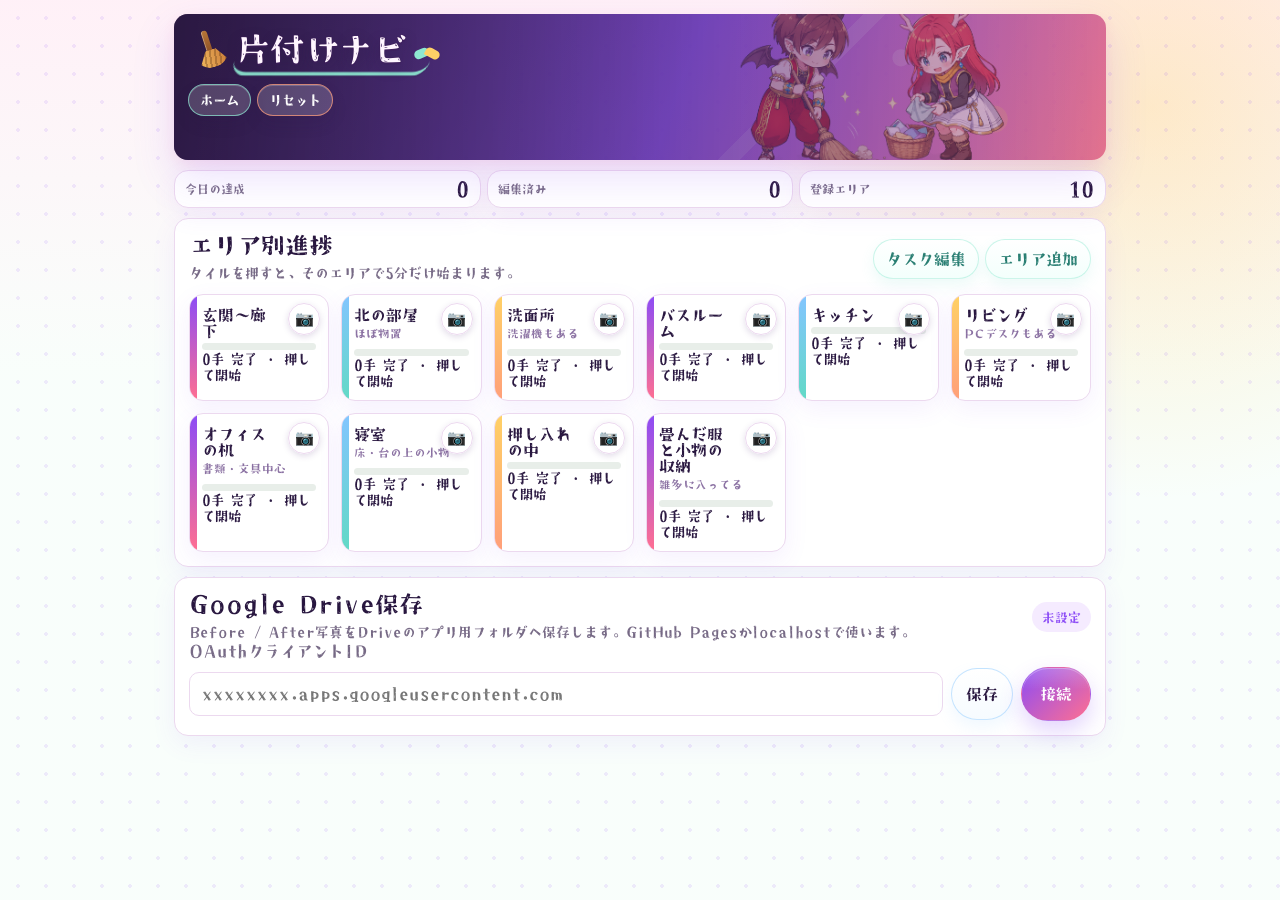
<file: index.html>
<!doctype html>
<html lang="ja">
  <head>
    <meta charset="utf-8">
    <meta name="viewport" content="width=device-width, initial-scale=1, viewport-fit=cover">
    <title>片付けナビ</title>
    <meta name="theme-color" content="#8c4cf6">
    <meta name="mobile-web-app-capable" content="yes">
    <meta name="apple-mobile-web-app-capable" content="yes">
    <meta name="apple-mobile-web-app-title" content="片付けナビ">
    <link rel="manifest" href="manifest.webmanifest?v=kataduke-navi-1">
    <link rel="icon" type="image/png" sizes="32x32" href="assets/icons/favicon-32.png">
    <link rel="apple-touch-icon" href="assets/icons/apple-touch-icon.png">
    <link rel="stylesheet" href="styles.css?v=craftmincho-1">
    <script src="https://accounts.google.com/gsi/client" async defer></script>
  </head>
  <body>
    <div class="app-shell">
      <header class="app-header">
        <div class="header-main">
          <div>
            <h1 class="brand-logo" aria-label="片付けナビ">
              <span class="brand-mark" aria-hidden="true"></span>
              <span class="brand-text">片付けナビ</span>
              <span class="brand-leaf" aria-hidden="true"></span>
            </h1>
            <div class="header-tools">
              <button class="header-action" id="homeButton" type="button">ホーム</button>
              <button class="header-action install-action hidden" id="installButton" type="button">インストール</button>
              <button class="header-action hidden" id="headerResumeButton" type="button">再開</button>
              <button class="header-action" id="resetButton" type="button">リセット</button>
            </div>
          </div>
        </div>
      </header>

      <main>
        <section class="screen active" id="homeScreen" aria-label="ホーム">
          <div class="metrics-row">
            <article>
              <span>今日の達成</span>
              <strong id="todayCount">0</strong>
            </article>
            <article>
              <span>編集済み</span>
              <strong id="holdCount">0</strong>
            </article>
            <article>
              <span>登録エリア</span>
              <strong id="areaCount">0</strong>
            </article>
          </div>

          <section class="panel" aria-labelledby="areaTitle">
            <div class="section-head">
              <div>
                <h2 id="areaTitle">エリア別進捗</h2>
                <p class="panel-note">タイルを押すと、そのエリアで5分だけ始まります。</p>
              </div>
              <div class="section-actions">
                <button class="text-button" id="editTasksButton" type="button">タスク編集</button>
                <button class="text-button" id="headerAddAreaButton" type="button">エリア追加</button>
              </div>
            </div>
            <div class="area-grid" id="areaGrid"></div>
          </section>

          <section class="panel" aria-labelledby="driveTitle">
            <div class="section-head">
              <div>
                <h2 id="driveTitle">Google Drive保存</h2>
                <p class="panel-note">Before / After写真をDriveのアプリ用フォルダへ保存します。GitHub Pagesかlocalhostで使います。</p>
              </div>
              <span class="status-pill" id="driveStatus">未接続</span>
            </div>
            <label class="field-label" for="driveClientIdInput">OAuthクライアントID</label>
            <div class="inline-form">
              <input id="driveClientIdInput" type="text" placeholder="xxxxxxxx.apps.googleusercontent.com">
              <button class="secondary-button" id="saveDriveClientButton" type="button">保存</button>
              <button class="primary-button" id="connectDriveButton" type="button">接続</button>
            </div>
          </section>
        </section>

        <section class="screen" id="setupScreen" aria-labelledby="setupTitle">
          <div class="section-head">
            <div>
              <p class="eyebrow">今日の状態</p>
              <h2 id="setupTitle">最初の条件だけ選ぶ</h2>
            </div>
          </div>

          <div class="panel">
            <label class="field-label" for="areaSelect">作業エリア</label>
            <select id="areaSelect"></select>
          </div>

          <div class="mode-grid" id="modeGrid"></div>

          <div class="panel">
            <label class="field-label">時間</label>
            <div class="segmented" id="durationGroup" role="group" aria-label="セッション時間">
              <button type="button" data-duration="2">2分</button>
              <button type="button" data-duration="5" class="selected">5分</button>
              <button type="button" data-duration="10">10分</button>
            </div>
          </div>

          <div class="panel">
            <label class="field-label" for="beforeInput">Before写真</label>
            <div class="photo-input-actions">
              <label class="photo-start-button" for="beforeCameraInput">撮影する</label>
              <label class="photo-start-button select-photo" for="beforeInput">写真を選ぶ</label>
            </div>
            <input class="visually-hidden" id="beforeCameraInput" type="file" accept="image/*" capture="environment">
            <input class="visually-hidden" id="beforeInput" type="file" accept="image/*">
            <img class="preview hidden" id="beforePreview" alt="Before写真のプレビュー">
          </div>

          <button class="primary-button wide" id="beginSessionButton" type="button">この条件で始める</button>
        </section>

        <section class="screen run-screen" id="runScreen" aria-labelledby="taskText">
          <div class="run-status">
            <span class="run-area">
              <span id="currentArea">机</span>
              <button type="button" id="showIdealButton" class="run-ideal-btn" aria-label="このエリアの理想を見る">📷</button>
            </span>
            <strong id="timerText">05:00</strong>
            <span><b id="sessionDoneCount">0</b>手</span>
          </div>

          <div class="task-stage">
            <div class="task-main">
              <h2 id="taskText">ゴミを3つ捨てる</h2>
            </div>
            <div class="rpg-coach" aria-live="polite">
              <img class="run-mascot" id="runMascot" src="assets/coach/gene-task.png" alt="ジーン">
              <div class="rpg-bubble">
                <span class="rpg-name" id="coachName">ジーン</span>
                <p id="coachLine">ぼくが次の一手だけ出します。ここだけ見れば大丈夫です。</p>
              </div>
            </div>
          </div>

          <div class="run-actions">
            <button class="done-button" id="doneButton" type="button">やった</button>
            <button class="secondary-button" id="skipButton" type="button">スキップ</button>
            <button class="secondary-button" id="endButton" type="button">終了</button>
          </div>
          <div class="completion-pop hidden" id="completionPop" aria-live="polite">
            <img id="completionMascot" src="assets/coach/nadia-celebrate.png" alt="ナディア">
            <span id="completionLine">できた！今の一手、勝ち！</span>
          </div>
        </section>

        <section class="screen" id="summaryScreen" aria-labelledby="summaryTitle">
          <div class="summary-hero">
            <div class="summary-mascots" aria-hidden="true">
              <img id="summaryGeneMascot" src="assets/coach/gene-ending.png" alt="">
              <img id="summaryNadiaMascot" src="assets/coach/nadia-celebrate.png" alt="">
            </div>
            <div class="summary-dialogues" aria-live="polite">
              <p class="summary-dialogue gene-line" id="summaryGeneDialogue">
                <span>ジーン</span>
                <b>ここで終わって大丈夫です。今日の一手、ちゃんと進みました。</b>
              </p>
              <p class="summary-dialogue nadia-line" id="summaryNadiaDialogue">
                <span>ナディア</span>
                <b>うん、十分！あとは写真だけ見て、にやっとしよ！</b>
              </p>
            </div>
          </div>

          <div class="metrics-row">
            <article>
              <span>今回</span>
              <strong id="summarySessionCount">0</strong>
            </article>
            <article>
              <span>今日</span>
              <strong id="summaryTodayCount">0</strong>
            </article>
          </div>

          <div class="photo-pair">
            <div>
              <span>Before</span>
              <div class="photo-input-actions">
                <label class="photo-start-button compact" for="summaryBeforeCameraInput">撮影する</label>
                <label class="photo-start-button compact select-photo" for="summaryBeforeInput">選ぶ</label>
              </div>
              <input class="visually-hidden" id="summaryBeforeCameraInput" type="file" accept="image/*" capture="environment">
              <input class="visually-hidden" id="summaryBeforeInput" type="file" accept="image/*">
              <img id="summaryBefore" alt="Before写真">
            </div>
            <div>
              <span>After</span>
              <div class="photo-input-actions">
                <label class="photo-start-button compact" for="afterCameraInput">撮影する</label>
                <label class="photo-start-button compact select-photo" for="afterInput">選ぶ</label>
              </div>
              <input class="visually-hidden" id="afterCameraInput" type="file" accept="image/*" capture="environment">
              <input class="visually-hidden" id="afterInput" type="file" accept="image/*">
              <img id="summaryAfter" alt="After写真">
            </div>
          </div>

          <div class="home-actions">
            <button class="primary-button" id="continueButton" type="button">続ける</button>
            <button class="secondary-button" id="finishButton" type="button">終了する</button>
          </div>
        </section>
      </main>

    </div>

    <div class="toast hidden" id="toast" role="status" aria-live="polite"></div>

    <dialog id="beforeDialog">
      <form method="dialog" class="dialog-body before-dialog">
        <h2>Before写真</h2>
        <p class="panel-note" id="beforeDialogArea">始める前の写真を残せます。</p>
        <div class="photo-input-actions">
          <label class="photo-start-button" for="quickBeforeCameraInput">撮影する</label>
          <label class="photo-start-button select-photo" for="quickBeforeInput">写真を選ぶ</label>
        </div>
        <input class="visually-hidden" id="quickBeforeCameraInput" type="file" accept="image/*" capture="environment">
        <input class="visually-hidden" id="quickBeforeInput" type="file" accept="image/*">
        <img class="preview hidden" id="quickBeforePreview" alt="Before写真のプレビュー">
        <div class="dialog-actions">
          <button class="secondary-button" id="skipBeforeButton" type="button">写真なしで開始</button>
          <button class="primary-button" id="startWithBeforeButton" type="button">開始</button>
        </div>
      </form>
    </dialog>

    <dialog id="areaDialog">
      <form method="dialog" class="dialog-body">
        <h2>エリアを追加</h2>
        <label class="field-label" for="areaNameInput">名前</label>
        <input id="areaNameInput" type="text" maxlength="16" placeholder="例: 本棚">
        <div class="dialog-actions">
          <button class="secondary-button" value="cancel" type="submit">閉じる</button>
          <button class="primary-button" id="saveAreaButton" value="default" type="button">追加</button>
        </div>
      </form>
    </dialog>

    <dialog id="taskDialog">
      <form method="dialog" class="dialog-body">
        <h2>掃除タスクを編集</h2>
        <label class="field-label" for="taskAreaSelect">エリア</label>
        <select id="taskAreaSelect"></select>
        <label class="field-label" for="taskListInput">候補</label>
        <textarea id="taskListInput" rows="10" placeholder="1行に1つずつ入力"></textarea>
        <p class="panel-note">空行は無視します。保存すると、そのエリアで表示される候補に反映されます。</p>
        <div class="dialog-actions">
          <button class="secondary-button" id="resetTasksButton" value="default" type="button">初期値に戻す</button>
          <button class="secondary-button" value="cancel" type="submit">閉じる</button>
          <button class="primary-button" id="saveTasksButton" value="default" type="button">保存</button>
        </div>
      </form>
    </dialog>

    <dialog id="idealDialog">
      <form method="dialog" class="dialog-body">
        <h2 id="idealDialogTitle">理想の状態</h2>
        <p class="panel-note" id="idealDialogHint">このエリアの「ここまで戻したい」を1枚撮っておけます。</p>
        <img class="preview hidden" id="idealPreview" alt="理想の状態">
        <p class="panel-note" id="idealEmptyText">まだ写真は登録されていません。</p>
        <div class="photo-input-actions">
          <label class="photo-start-button" for="idealCameraInput">撮影する</label>
          <label class="photo-start-button select-photo" for="idealInput">写真を選ぶ</label>
        </div>
        <input class="visually-hidden" id="idealCameraInput" type="file" accept="image/*" capture="environment">
        <input class="visually-hidden" id="idealInput" type="file" accept="image/*">
        <div class="dialog-actions">
          <button class="secondary-button hidden" id="idealDeleteButton" type="button">削除</button>
          <button class="primary-button" value="cancel" type="submit">閉じる</button>
        </div>
      </form>
    </dialog>

    <script src="app.js"></script>
  </body>
</html>
</file>
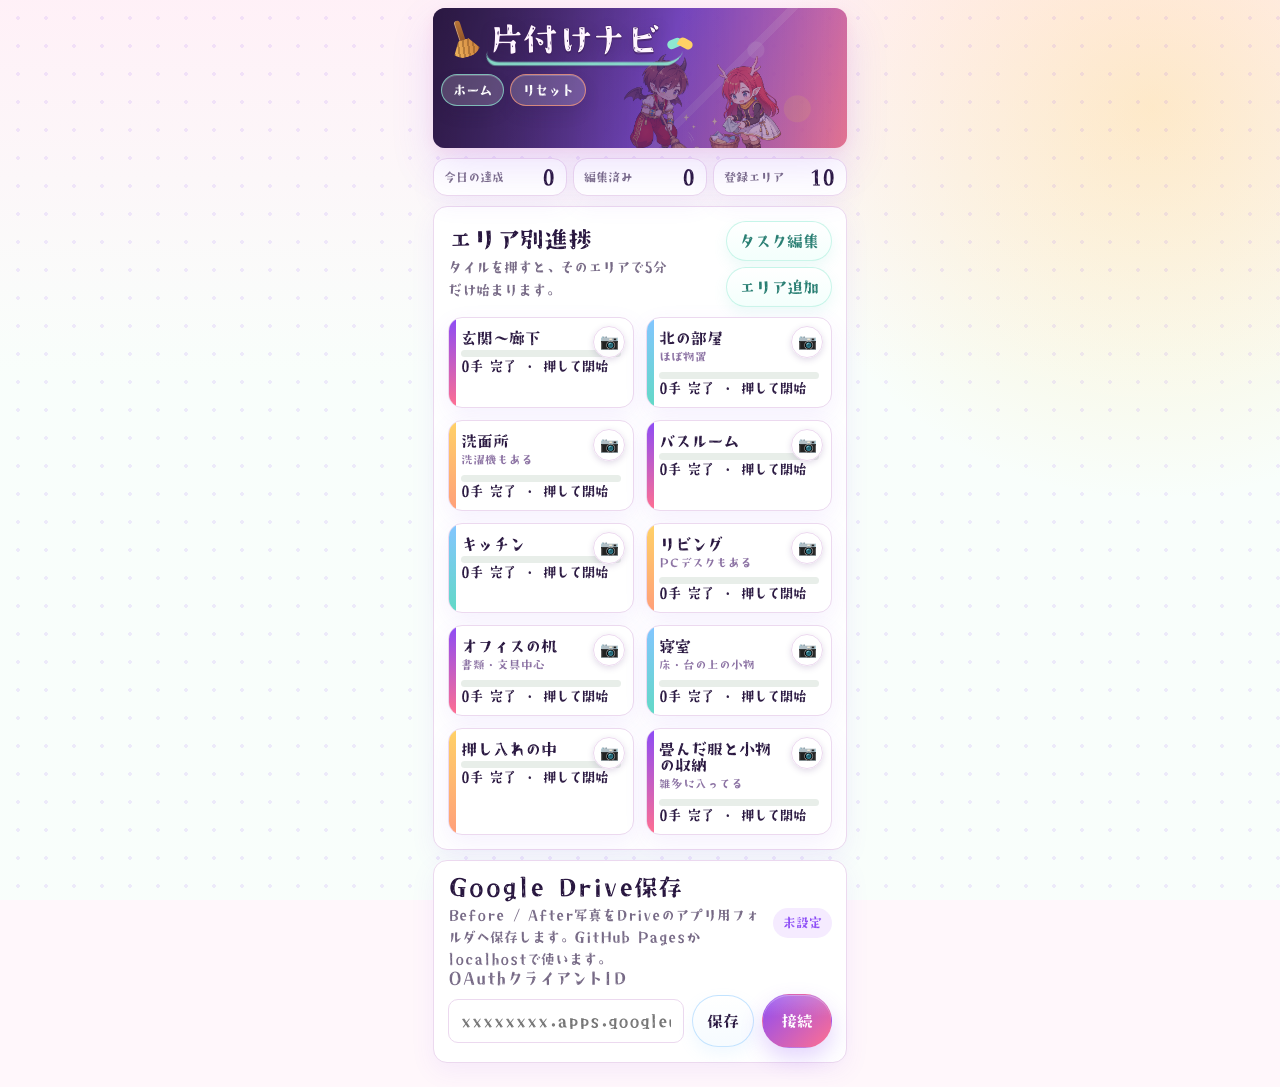
<file: mobile.html>
<!doctype html>
<html lang="ja">
  <head>
    <meta charset="utf-8">
    <meta name="viewport" content="width=device-width, initial-scale=1, viewport-fit=cover">
    <title>片付けナビ</title>
    <meta name="theme-color" content="#8c4cf6">
    <meta name="mobile-web-app-capable" content="yes">
    <meta name="apple-mobile-web-app-capable" content="yes">
    <meta name="apple-mobile-web-app-title" content="片付けナビ">
    <link rel="manifest" href="manifest.webmanifest?v=kataduke-navi-1">
    <link rel="icon" type="image/png" sizes="32x32" href="assets/icons/favicon-32.png">
    <link rel="apple-touch-icon" href="assets/icons/apple-touch-icon.png">
    <link rel="stylesheet" href="styles.css?v=craftmincho-1">
    <script src="https://accounts.google.com/gsi/client" async defer></script>
  </head>
  <body class="mobile-preview">
    <div class="app-shell">
      <header class="app-header">
        <div class="header-main">
          <div>
            <h1 class="brand-logo" aria-label="片付けナビ">
              <span class="brand-mark" aria-hidden="true"></span>
              <span class="brand-text">片付けナビ</span>
              <span class="brand-leaf" aria-hidden="true"></span>
            </h1>
            <div class="header-tools">
              <button class="header-action" id="homeButton" type="button">ホーム</button>
              <button class="header-action install-action hidden" id="installButton" type="button">インストール</button>
              <button class="header-action hidden" id="headerResumeButton" type="button">再開</button>
              <button class="header-action" id="resetButton" type="button">リセット</button>
            </div>
          </div>
        </div>
      </header>

      <main>
        <section class="screen active" id="homeScreen" aria-label="ホーム">
          <div class="metrics-row">
            <article>
              <span>今日の達成</span>
              <strong id="todayCount">0</strong>
            </article>
            <article>
              <span>編集済み</span>
              <strong id="holdCount">0</strong>
            </article>
            <article>
              <span>登録エリア</span>
              <strong id="areaCount">0</strong>
            </article>
          </div>

          <section class="panel" aria-labelledby="areaTitle">
            <div class="section-head">
              <div>
                <h2 id="areaTitle">エリア別進捗</h2>
                <p class="panel-note">タイルを押すと、そのエリアで5分だけ始まります。</p>
              </div>
              <div class="section-actions">
                <button class="text-button" id="editTasksButton" type="button">タスク編集</button>
                <button class="text-button" id="headerAddAreaButton" type="button">エリア追加</button>
              </div>
            </div>
            <div class="area-grid" id="areaGrid"></div>
          </section>

          <section class="panel" aria-labelledby="driveTitle">
            <div class="section-head">
              <div>
                <h2 id="driveTitle">Google Drive保存</h2>
                <p class="panel-note">Before / After写真をDriveのアプリ用フォルダへ保存します。GitHub Pagesかlocalhostで使います。</p>
              </div>
              <span class="status-pill" id="driveStatus">未接続</span>
            </div>
            <label class="field-label" for="driveClientIdInput">OAuthクライアントID</label>
            <div class="inline-form">
              <input id="driveClientIdInput" type="text" placeholder="xxxxxxxx.apps.googleusercontent.com">
              <button class="secondary-button" id="saveDriveClientButton" type="button">保存</button>
              <button class="primary-button" id="connectDriveButton" type="button">接続</button>
            </div>
          </section>
        </section>

        <section class="screen" id="setupScreen" aria-labelledby="setupTitle">
          <div class="section-head">
            <div>
              <p class="eyebrow">今日の状態</p>
              <h2 id="setupTitle">最初の条件だけ選ぶ</h2>
            </div>
          </div>

          <div class="panel">
            <label class="field-label" for="areaSelect">作業エリア</label>
            <select id="areaSelect"></select>
          </div>

          <div class="mode-grid" id="modeGrid"></div>

          <div class="panel">
            <label class="field-label">時間</label>
            <div class="segmented" id="durationGroup" role="group" aria-label="セッション時間">
              <button type="button" data-duration="2">2分</button>
              <button type="button" data-duration="5" class="selected">5分</button>
              <button type="button" data-duration="10">10分</button>
            </div>
          </div>

          <div class="panel">
            <label class="field-label" for="beforeInput">Before写真</label>
            <div class="photo-input-actions">
              <label class="photo-start-button" for="beforeCameraInput">撮影する</label>
              <label class="photo-start-button select-photo" for="beforeInput">写真を選ぶ</label>
            </div>
            <input class="visually-hidden" id="beforeCameraInput" type="file" accept="image/*" capture="environment">
            <input class="visually-hidden" id="beforeInput" type="file" accept="image/*">
            <img class="preview hidden" id="beforePreview" alt="Before写真のプレビュー">
          </div>

          <button class="primary-button wide" id="beginSessionButton" type="button">この条件で始める</button>
        </section>

        <section class="screen run-screen" id="runScreen" aria-labelledby="taskText">
          <div class="run-status">
            <span class="run-area">
              <span id="currentArea">机</span>
              <button type="button" id="showIdealButton" class="run-ideal-btn" aria-label="このエリアの理想を見る">📷</button>
            </span>
            <strong id="timerText">05:00</strong>
            <span><b id="sessionDoneCount">0</b>手</span>
          </div>

          <div class="task-stage">
            <div class="task-main">
              <h2 id="taskText">ゴミを3つ捨てる</h2>
            </div>
            <div class="rpg-coach" aria-live="polite">
              <img class="run-mascot" id="runMascot" src="assets/coach/gene-task.png" alt="ジーン">
              <div class="rpg-bubble">
                <span class="rpg-name" id="coachName">ジーン</span>
                <p id="coachLine">ぼくが次の一手だけ出します。ここだけ見れば大丈夫です。</p>
              </div>
            </div>
          </div>

          <div class="run-actions">
            <button class="done-button" id="doneButton" type="button">やった</button>
            <button class="secondary-button" id="skipButton" type="button">スキップ</button>
            <button class="secondary-button" id="endButton" type="button">終了</button>
          </div>
          <div class="completion-pop hidden" id="completionPop" aria-live="polite">
            <img id="completionMascot" src="assets/coach/nadia-celebrate.png" alt="ナディア">
            <span id="completionLine">できた！今の一手、勝ち！</span>
          </div>
        </section>

        <section class="screen" id="summaryScreen" aria-labelledby="summaryTitle">
          <div class="summary-hero">
            <div class="summary-mascots" aria-hidden="true">
              <img id="summaryGeneMascot" src="assets/coach/gene-ending.png" alt="">
              <img id="summaryNadiaMascot" src="assets/coach/nadia-celebrate.png" alt="">
            </div>
            <div class="summary-dialogues" aria-live="polite">
              <p class="summary-dialogue gene-line" id="summaryGeneDialogue">
                <span>ジーン</span>
                <b>ここで終わって大丈夫です。今日の一手、ちゃんと進みました。</b>
              </p>
              <p class="summary-dialogue nadia-line" id="summaryNadiaDialogue">
                <span>ナディア</span>
                <b>うん、十分！あとは写真だけ見て、にやっとしよ！</b>
              </p>
            </div>
          </div>

          <div class="metrics-row">
            <article>
              <span>今回</span>
              <strong id="summarySessionCount">0</strong>
            </article>
            <article>
              <span>今日</span>
              <strong id="summaryTodayCount">0</strong>
            </article>
          </div>

          <div class="photo-pair">
            <div>
              <span>Before</span>
              <div class="photo-input-actions">
                <label class="photo-start-button compact" for="summaryBeforeCameraInput">撮影する</label>
                <label class="photo-start-button compact select-photo" for="summaryBeforeInput">選ぶ</label>
              </div>
              <input class="visually-hidden" id="summaryBeforeCameraInput" type="file" accept="image/*" capture="environment">
              <input class="visually-hidden" id="summaryBeforeInput" type="file" accept="image/*">
              <img id="summaryBefore" alt="Before写真">
            </div>
            <div>
              <span>After</span>
              <div class="photo-input-actions">
                <label class="photo-start-button compact" for="afterCameraInput">撮影する</label>
                <label class="photo-start-button compact select-photo" for="afterInput">選ぶ</label>
              </div>
              <input class="visually-hidden" id="afterCameraInput" type="file" accept="image/*" capture="environment">
              <input class="visually-hidden" id="afterInput" type="file" accept="image/*">
              <img id="summaryAfter" alt="After写真">
            </div>
          </div>

          <div class="home-actions">
            <button class="primary-button" id="continueButton" type="button">続ける</button>
            <button class="secondary-button" id="finishButton" type="button">終了する</button>
          </div>
        </section>
      </main>

    </div>

    <div class="toast hidden" id="toast" role="status" aria-live="polite"></div>

    <dialog id="beforeDialog">
      <form method="dialog" class="dialog-body before-dialog">
        <h2>Before写真</h2>
        <p class="panel-note" id="beforeDialogArea">始める前の写真を残せます。</p>
        <div class="photo-input-actions">
          <label class="photo-start-button" for="quickBeforeCameraInput">撮影する</label>
          <label class="photo-start-button select-photo" for="quickBeforeInput">写真を選ぶ</label>
        </div>
        <input class="visually-hidden" id="quickBeforeCameraInput" type="file" accept="image/*" capture="environment">
        <input class="visually-hidden" id="quickBeforeInput" type="file" accept="image/*">
        <img class="preview hidden" id="quickBeforePreview" alt="Before写真のプレビュー">
        <div class="dialog-actions">
          <button class="secondary-button" id="skipBeforeButton" type="button">写真なしで開始</button>
          <button class="primary-button" id="startWithBeforeButton" type="button">開始</button>
        </div>
      </form>
    </dialog>

    <dialog id="areaDialog">
      <form method="dialog" class="dialog-body">
        <h2>エリアを追加</h2>
        <label class="field-label" for="areaNameInput">名前</label>
        <input id="areaNameInput" type="text" maxlength="16" placeholder="例: 本棚">
        <div class="dialog-actions">
          <button class="secondary-button" value="cancel" type="submit">閉じる</button>
          <button class="primary-button" id="saveAreaButton" value="default" type="button">追加</button>
        </div>
      </form>
    </dialog>

    <dialog id="taskDialog">
      <form method="dialog" class="dialog-body">
        <h2>掃除タスクを編集</h2>
        <label class="field-label" for="taskAreaSelect">エリア</label>
        <select id="taskAreaSelect"></select>
        <label class="field-label" for="taskListInput">候補</label>
        <textarea id="taskListInput" rows="10" placeholder="1行に1つずつ入力"></textarea>
        <p class="panel-note">空行は無視します。保存すると、そのエリアで表示される候補に反映されます。</p>
        <div class="dialog-actions">
          <button class="secondary-button" id="resetTasksButton" value="default" type="button">初期値に戻す</button>
          <button class="secondary-button" value="cancel" type="submit">閉じる</button>
          <button class="primary-button" id="saveTasksButton" value="default" type="button">保存</button>
        </div>
      </form>
    </dialog>

    <dialog id="idealDialog">
      <form method="dialog" class="dialog-body">
        <h2 id="idealDialogTitle">理想の状態</h2>
        <p class="panel-note" id="idealDialogHint">このエリアの「ここまで戻したい」を1枚撮っておけます。</p>
        <img class="preview hidden" id="idealPreview" alt="理想の状態">
        <p class="panel-note" id="idealEmptyText">まだ写真は登録されていません。</p>
        <div class="photo-input-actions">
          <label class="photo-start-button" for="idealCameraInput">撮影する</label>
          <label class="photo-start-button select-photo" for="idealInput">写真を選ぶ</label>
        </div>
        <input class="visually-hidden" id="idealCameraInput" type="file" accept="image/*" capture="environment">
        <input class="visually-hidden" id="idealInput" type="file" accept="image/*">
        <div class="dialog-actions">
          <button class="secondary-button hidden" id="idealDeleteButton" type="button">削除</button>
          <button class="primary-button" value="cancel" type="submit">閉じる</button>
        </div>
      </form>
    </dialog>

    <script src="app.js"></script>
  </body>
</html>
</file>
<file: styles.css>
@font-face {
  font-family: "Craft Mincho";
  src: url("assets/fonts/craftmincho.otf?v=craftmincho-1") format("opentype");
  font-display: swap;
}

:root {
  color-scheme: light;
  --ink: #28163f;
  --muted: #766985;
  --paper: #fff7fb;
  --panel: #ffffff;
  --panel-2: #fff0f7;
  --line: #ecd9ef;
  --line-strong: #dab7e6;
  --mint: #8ee8d1;
  --leaf: #287e72;
  --coral: #ff6f91;
  --berry: #8c4cf6;
  --gold: #ffd166;
  --sky: #83c5ff;
  --aqua: #62d9c6;
  --peach: #ff9f7a;
  --lavender: #b88cff;
  --shadow: 0 18px 42px rgba(140, 76, 246, 0.17), 0 4px 12px rgba(255, 111, 145, 0.10);
  --radius: 14px;
}

* {
  box-sizing: border-box;
}

body {
  margin: 0;
  min-height: 100vh;
  background:
    radial-gradient(circle at 18px 18px, rgba(140, 76, 246, 0.11) 2px, transparent 2px),
    radial-gradient(circle at 90% 12%, rgba(255, 209, 102, 0.32), transparent 28%),
    linear-gradient(180deg, rgba(255, 240, 247, 0.95), rgba(248, 255, 251, 0.92) 42%),
    var(--paper);
  background-size: 28px 28px, auto, auto;
  color: var(--ink);
  font-family: "Craft Mincho", "Yu Mincho", "Hiragino Mincho ProN", "Yu Gothic UI", "Meiryo", serif;
}

button,
input,
select {
  font: inherit;
}

button {
  cursor: pointer;
}

.visually-hidden {
  position: absolute;
  width: 1px;
  height: 1px;
  padding: 0;
  margin: -1px;
  overflow: hidden;
  clip: rect(0, 0, 0, 0);
  white-space: nowrap;
  border: 0;
}

.app-shell {
  width: min(960px, 100%);
  margin: 0 auto;
  padding: 14px 14px 32px;
}

.app-header,
.header-main,
.header-tools,
.section-head,
.run-status,
.dialog-actions {
  display: flex;
  align-items: center;
  justify-content: space-between;
  gap: 14px;
}

.app-header {
  position: relative;
  margin-bottom: 10px;
  padding: 14px 14px 44px;
  min-height: 116px;
  overflow: hidden;
  color: #ffffff;
  border-radius: 14px;
  background:
    linear-gradient(110deg, rgba(40, 22, 63, 0.96) 0%, rgba(140, 76, 246, 0.90) 54%, rgba(255, 111, 145, 0.86) 100%);
  box-shadow: var(--shadow);
}

.app-header::after {
  content: "";
  position: absolute;
  inset: 0;
  background:
    linear-gradient(90deg, rgba(40, 22, 63, 0.92) 0%, rgba(40, 22, 63, 0.58) 40%, rgba(40, 22, 63, 0.18) 100%),
    url("assets/chibi-cleaning-header.png"),
    radial-gradient(circle at 78% 30%, rgba(255, 255, 255, 0.22) 0 8px, transparent 9px),
    radial-gradient(circle at 88% 72%, rgba(255, 209, 102, 0.26) 0 13px, transparent 14px),
    linear-gradient(135deg, transparent 0 64%, rgba(255, 255, 255, 0.18) 64% 66%, transparent 66%);
  background-repeat: no-repeat, no-repeat, no-repeat, no-repeat, no-repeat;
  background-position: center, right 12px bottom -18px, center, center, center;
  background-size: cover, min(430px, 62%) auto, auto, auto, auto;
  opacity: 0.72;
  pointer-events: none;
}

.header-main {
  display: block;
  justify-content: flex-start;
  z-index: 2;
}

.header-tools {
  display: flex;
  flex-wrap: wrap;
  justify-content: flex-start;
  z-index: 2;
  gap: 6px;
  margin-top: 8px;
}

.app-header h1,
.app-header p,
h2,
p {
  margin: 0;
}

.brand-logo {
  position: relative;
  display: inline-flex;
  align-items: center;
  gap: 8px;
  width: fit-content;
  min-height: 44px;
  padding: 2px 12px 8px 2px;
  color: #fff6ff;
  font-weight: 1000;
  line-height: 1;
  letter-spacing: 0;
  text-shadow:
    0 2px 0 rgba(64, 31, 92, 0.55),
    0 5px 14px rgba(40, 22, 63, 0.34);
}

.brand-logo::after {
  content: "";
  position: absolute;
  left: 44px;
  right: 24px;
  bottom: 0;
  height: 11px;
  border-bottom: 4px solid rgba(142, 232, 209, 0.92);
  border-radius: 0 0 999px 999px;
  transform: skewX(-16deg);
  filter: drop-shadow(0 2px 0 rgba(40, 22, 63, 0.18));
}

.brand-text {
  position: relative;
  z-index: 1;
  font-size: clamp(1.45rem, 4vw, 2.15rem);
  -webkit-text-stroke: 0.035em rgba(64, 31, 92, 0.72);
  paint-order: stroke fill;
}

.brand-mark {
  position: relative;
  z-index: 1;
  width: 38px;
  height: 38px;
  flex: 0 0 auto;
  transform: rotate(-18deg);
}

.brand-mark::before {
  content: "";
  position: absolute;
  left: 16px;
  top: 0;
  width: 6px;
  height: 32px;
  border-radius: 999px;
  background: linear-gradient(#b87538, #7e431f);
  box-shadow: inset 1px 0 0 rgba(255, 255, 255, 0.35);
}

.brand-mark::after {
  content: "";
  position: absolute;
  left: 3px;
  bottom: 0;
  width: 34px;
  height: 18px;
  border-radius: 2px 2px 16px 16px;
  background:
    repeating-linear-gradient(100deg, rgba(104, 60, 24, 0.36) 0 2px, transparent 2px 5px),
    linear-gradient(90deg, #f4bb61, #c87a36);
  clip-path: polygon(35% 0, 65% 0, 100% 100%, 0 100%);
}

.brand-leaf {
  position: relative;
  z-index: 1;
  width: 26px;
  height: 20px;
  flex: 0 0 auto;
}

.brand-leaf::before,
.brand-leaf::after {
  content: "";
  position: absolute;
  bottom: 1px;
  width: 15px;
  height: 9px;
  border-radius: 99px 99px 0 99px;
  background: #8ee8d1;
}

.brand-leaf::before {
  left: 0;
  transform: rotate(-24deg);
}

.brand-leaf::after {
  right: 0;
  transform: rotate(28deg) scaleX(-1);
  background: #ffd166;
}

.eyebrow {
  color: var(--berry);
  font-size: 0.78rem;
  font-weight: 800;
}

.app-header .eyebrow {
  color: #ffe89c;
}

.screen {
  display: none;
  animation: fadeIn 160ms ease-out;
}

.screen.active {
  display: block;
}

.hero {
  display: grid;
  grid-template-columns: 1.2fr 0.8fr;
  gap: 22px;
  align-items: stretch;
  min-height: 280px;
  padding: 28px;
  overflow: hidden;
  background: #ffffff;
  border: 1.5px solid var(--line);
  border-radius: var(--radius);
  box-shadow: var(--shadow);
}

.hero-copy {
  display: flex;
  flex-direction: column;
  justify-content: center;
  gap: 14px;
}

.hero-copy h2,
.summary-hero h2 {
  max-width: 11em;
  font-size: clamp(2rem, 7vw, 4.1rem);
  line-height: 1.06;
}

.hero-copy p:last-child {
  max-width: 34rem;
  color: var(--muted);
  line-height: 1.8;
}

.mini-stat,
.ghost-chip {
  display: inline-flex;
  align-items: center;
  min-height: 32px;
  padding: 0 12px;
  border-radius: 999px;
  font-size: 0.82rem;
  font-weight: 900;
}

.header-action {
  min-height: 32px;
  padding: 0 11px;
  border: 1.5px solid rgba(255, 255, 255, 0.36);
  border-radius: 999px;
  background: rgba(255, 255, 255, 0.18);
  color: #ffffff;
  font-size: 0.82rem;
  font-weight: 900;
  box-shadow: inset 0 1px 0 rgba(255, 255, 255, 0.20), 0 8px 16px rgba(40, 22, 63, 0.12);
  transition: transform 0.14s ease, background 0.14s ease, box-shadow 0.14s ease;
}

.header-action:hover {
  transform: translateY(-1px);
  background: rgba(255, 255, 255, 0.25);
}

#homeButton {
  border-color: rgba(142, 232, 209, 0.72);
}

#headerResumeButton {
  border-color: rgba(255, 209, 102, 0.82);
  background: rgba(255, 209, 102, 0.24);
}

.install-action {
  border-color: rgba(142, 232, 209, 0.86);
  background: rgba(142, 232, 209, 0.24);
}

#resetButton {
  border-color: rgba(255, 159, 122, 0.72);
}

.section-actions {
  display: flex;
  flex-wrap: wrap;
  justify-content: flex-end;
  gap: 6px;
}

.mini-stat,
.ghost-chip {
  border: 1.5px solid rgba(255, 255, 255, 0.36);
  background: rgba(255, 255, 255, 0.14);
  color: #ffffff;
}

.room-visual {
  position: relative;
  min-height: 230px;
  border-radius: var(--radius);
  background:
    linear-gradient(90deg, rgba(255, 255, 255, 0.65) 1px, transparent 1px),
    linear-gradient(180deg, #f2f7f2 0 63%, #d9c5a0 63% 100%);
  background-size: 34px 34px, auto;
  overflow: hidden;
}

.hero-mascot {
  position: absolute;
  z-index: 5;
  object-fit: contain;
  filter: drop-shadow(0 10px 14px rgba(40, 22, 63, 0.20));
  pointer-events: none;
}

.hero-mascot-broom {
  right: 74px;
  bottom: 16px;
  width: 116px;
  height: 116px;
}

.hero-mascot-laundry {
  right: 5px;
  bottom: 34px;
  width: 96px;
  height: 96px;
}

.window {
  position: absolute;
  top: 24px;
  right: 26px;
  width: 92px;
  height: 76px;
  border: 8px solid #ffffff;
  background: var(--sky);
  box-shadow: 0 8px 0 rgba(35, 48, 51, 0.08);
}

.desk {
  position: absolute;
  left: 25px;
  bottom: 58px;
  width: 165px;
  height: 62px;
  border-radius: 6px;
  background: #6f8d7f;
}

.desk::before,
.desk::after {
  content: "";
  position: absolute;
  bottom: -58px;
  width: 16px;
  height: 58px;
  background: #4d665d;
}

.desk::before {
  left: 22px;
}

.desk::after {
  right: 22px;
}

.basket {
  position: absolute;
  right: 34px;
  bottom: 28px;
  width: 62px;
  height: 66px;
  border: 8px solid var(--coral);
  border-top-width: 12px;
  border-radius: 8px 8px 18px 18px;
}

.paper {
  position: absolute;
  width: 46px;
  height: 32px;
  background: #ffffff;
  border: 2px solid #cfdbd6;
  transform: rotate(-8deg);
}

.paper-a {
  left: 56px;
  bottom: 28px;
}

.paper-b {
  left: 142px;
  bottom: 24px;
  transform: rotate(10deg);
}

.spark {
  position: absolute;
  right: 122px;
  top: 112px;
  width: 34px;
  height: 34px;
  background: var(--gold);
  clip-path: polygon(50% 0, 62% 36%, 100% 50%, 62% 64%, 50% 100%, 38% 64%, 0 50%, 38% 36%);
}

.home-actions,
.metrics-row,
.mode-grid,
.area-grid,
.photo-pair {
  display: grid;
  gap: 12px;
}

.home-actions {
  grid-template-columns: 1fr 1fr;
  margin: 18px 0;
}

.metrics-row {
  grid-template-columns: repeat(3, 1fr);
  gap: 6px;
  margin-bottom: 8px;
}

.metrics-row article,
.panel,
.mode-card,
.area-card,
.summary-hero,
.task-stage,
.photo-pair > div {
  background: var(--panel);
  border: 1.5px solid var(--line);
  border-radius: var(--radius);
  box-shadow: 0 8px 24px rgba(140, 76, 246, 0.08);
}

.metrics-row article {
  display: flex;
  min-width: 0;
  align-items: center;
  justify-content: space-between;
  gap: 6px;
  padding: 8px 10px;
}

.metrics-row span,
.photo-pair span,
.photo-pair label {
  display: block;
  color: var(--muted);
  font-size: 0.76rem;
  font-weight: 700;
}

.metrics-row strong {
  display: block;
  margin-top: 0;
  font-size: 1.25rem;
  line-height: 1;
}

.panel {
  margin-top: 10px;
  padding: 14px;
}

.area-grid {
  grid-template-columns: repeat(auto-fit, minmax(140px, 1fr));
  margin-top: 10px;
}

.area-card {
  width: 100%;
  min-height: 90px;
  padding: 12px;
  position: relative;
  overflow: hidden;
  color: var(--ink);
  text-align: left;
  cursor: pointer;
}

.area-card::before {
  content: "";
  position: absolute;
  inset: 0 auto 0 0;
  width: 7px;
  background: linear-gradient(180deg, var(--berry), var(--coral));
}

.area-card:nth-child(3n + 2)::before {
  background: linear-gradient(180deg, var(--sky), var(--aqua));
}

.area-card:nth-child(3n)::before {
  background: linear-gradient(180deg, var(--gold), var(--peach));
}

.area-card:hover {
  border-color: var(--coral);
  transform: translateY(-1px);
}

.area-card strong {
  display: block;
  margin-bottom: 4px;
  padding-right: 36px;
}

.area-subtitle {
  display: block;
  margin-bottom: 8px;
  color: rgba(91, 55, 125, 0.72);
  font-weight: 600;
  font-size: 0.72rem;
  line-height: 1.2;
}

.area-ideal-btn {
  position: absolute;
  right: 8px;
  top: 8px;
  z-index: 2;
  width: 32px;
  height: 32px;
  display: grid;
  place-items: center;
  padding: 0;
  border: 1.5px solid var(--line);
  border-radius: 999px;
  background: rgba(255, 255, 255, 0.9);
  color: var(--ink);
  font-size: 0.95rem;
  cursor: pointer;
  box-shadow: 0 2px 6px rgba(91, 55, 125, 0.18);
}

.area-ideal-btn.set {
  background: linear-gradient(135deg, #cdebd5, #b8e0f6);
  border-color: rgba(91, 55, 125, 0.4);
}

.area-ideal-btn:focus-visible {
  outline: 2px solid var(--coral);
  outline-offset: 2px;
}

.progress-track {
  height: 7px;
  overflow: hidden;
  border-radius: 999px;
  background: #e8eee9;
}

.progress-fill {
  width: 0;
  height: 100%;
  background: linear-gradient(90deg, var(--mint), var(--leaf));
}

.mode-grid {
  grid-template-columns: repeat(auto-fit, minmax(150px, 1fr));
  margin-top: 14px;
}

.mode-card {
  position: relative;
  min-height: 98px;
  padding: 16px;
  overflow: hidden;
  text-align: left;
}

.mode-card.selected {
  outline: 3px solid rgba(255, 111, 145, 0.24);
  border-color: var(--coral);
  background: linear-gradient(180deg, #fff, #fff4f8);
}

.mode-card::after {
  content: "";
  position: absolute;
  right: -8px;
  bottom: -14px;
  width: 58px;
  height: 58px;
  background: url("assets/chibi-broom.png") center / contain no-repeat;
  opacity: 0.24;
  pointer-events: none;
}

.mode-card:nth-child(4n + 2)::after,
.mode-card:nth-child(4n + 3)::after {
  background-image: url("assets/chibi-laundry.png");
}

.mode-card strong,
.mode-card span {
  display: block;
}

.mode-card span {
  margin-top: 8px;
  color: var(--muted);
  font-size: 0.86rem;
  line-height: 1.5;
}

.field-label {
  display: block;
  margin-bottom: 8px;
  color: var(--muted);
  font-weight: 800;
}

.panel-note {
  margin-top: 5px;
  color: var(--muted);
  font-size: 0.86rem;
  line-height: 1.6;
}

.inline-form {
  display: grid;
  grid-template-columns: minmax(0, 1fr) auto auto;
  gap: 8px;
  align-items: center;
}

.status-pill {
  display: inline-flex;
  align-items: center;
  min-height: 30px;
  padding: 0 10px;
  border-radius: 999px;
  background: #f5ebff;
  color: var(--berry);
  font-size: 0.8rem;
  font-weight: 900;
  white-space: nowrap;
}

.status-pill.connected {
  background: #e7fff7;
  color: var(--leaf);
}

select,
input[type="text"],
input[type="file"] {
  width: 100%;
  min-height: 44px;
}

select,
input[type="text"] {
  border: 1px solid var(--line);
  border-radius: 10px;
  padding: 0 12px;
  background: #ffffff;
}

textarea {
  width: 100%;
  min-height: 220px;
  resize: vertical;
  border: 1px solid var(--line);
  border-radius: 10px;
  padding: 10px 12px;
  background: #ffffff;
  line-height: 1.7;
}

.segmented {
  display: grid;
  grid-template-columns: repeat(3, 1fr);
  gap: 8px;
}

.primary-button,
.secondary-button,
.done-button,
.text-button,
.icon-button,
.segmented button {
  border-radius: 999px;
  border: 1px solid transparent;
  font-weight: 800;
  transition: transform 0.14s ease, box-shadow 0.14s ease, background 0.14s ease, border-color 0.14s ease;
}

.primary-button:hover,
.secondary-button:hover,
.done-button:hover,
.icon-button:hover,
.segmented button:hover {
  transform: translateY(-1px);
}

.primary-button,
.done-button {
  min-height: 54px;
  padding: 0 18px;
  background:
    linear-gradient(180deg, rgba(255, 255, 255, 0.22), transparent 42%),
    linear-gradient(135deg, var(--berry), var(--coral));
  color: #ffffff;
  box-shadow: 0 10px 22px rgba(140, 76, 246, 0.24), inset 0 1px 0 rgba(255, 255, 255, 0.28);
}

.secondary-button,
.segmented button {
  min-height: 52px;
  padding: 0 14px;
  border-color: rgba(131, 197, 255, 0.45);
  background:
    linear-gradient(180deg, #ffffff, #f6fbff);
  color: var(--ink);
  box-shadow: 0 7px 16px rgba(131, 197, 255, 0.12);
}

.secondary-button:hover,
.segmented button:hover {
  border-color: rgba(131, 197, 255, 0.78);
  box-shadow: 0 10px 18px rgba(131, 197, 255, 0.18);
}

.photo-start-button {
  display: grid;
  min-height: 68px;
  place-items: center;
  padding: 0 18px;
  border: 2px dashed rgba(98, 217, 198, 0.78);
  border-radius: 12px;
  background:
    radial-gradient(circle at 18px 16px, rgba(255, 209, 102, 0.28) 0 7px, transparent 8px),
    linear-gradient(180deg, #ffffff, #effffb);
  color: #1d766d;
  font-weight: 900;
  text-align: center;
  cursor: pointer;
  box-shadow: 0 8px 18px rgba(98, 217, 198, 0.12);
}

.photo-input-actions {
  display: grid;
  grid-template-columns: repeat(2, minmax(0, 1fr));
  gap: 8px;
}

.photo-start-button.select-photo {
  border-color: rgba(131, 197, 255, 0.72);
  background:
    radial-gradient(circle at 18px 16px, rgba(131, 197, 255, 0.16) 0 7px, transparent 8px),
    linear-gradient(180deg, #ffffff, #f1f8ff);
  color: #276c9f;
  box-shadow: 0 8px 18px rgba(131, 197, 255, 0.12);
}

.photo-start-button.compact {
  min-height: 48px;
  margin-top: 10px;
  padding: 0 12px;
  border-width: 1.5px;
  font-size: 0.9rem;
}

.photo-input-actions .photo-start-button.compact {
  margin-top: 10px;
}

.before-dialog .preview {
  max-height: 220px;
}

.segmented button.selected {
  border-color: rgba(40, 126, 114, 0.42);
  background:
    linear-gradient(180deg, rgba(255, 255, 255, 0.78), rgba(236, 255, 249, 0.98)),
    linear-gradient(135deg, var(--mint), var(--gold));
  color: var(--leaf);
  box-shadow: 0 8px 18px rgba(98, 217, 198, 0.18);
}

.done-button {
  min-height: 76px;
  font-size: 1.35rem;
  background:
    linear-gradient(180deg, rgba(255, 255, 255, 0.22), transparent 45%),
    linear-gradient(135deg, #a04df8 0%, #ef5fb2 54%, #ff8c6f 100%);
  box-shadow: 0 16px 28px rgba(239, 95, 178, 0.26), inset 0 1px 0 rgba(255, 255, 255, 0.30);
}

.text-button {
  min-height: 40px;
  padding: 0 12px;
  border-color: rgba(142, 232, 209, 0.45);
  background: linear-gradient(180deg, #ffffff, #f3fffc);
  color: var(--leaf);
  box-shadow: 0 6px 14px rgba(98, 217, 198, 0.12);
}

.icon-button {
  width: 44px;
  height: 44px;
  background: rgba(255, 255, 255, 0.92);
  border-color: rgba(255, 255, 255, 0.72);
  color: var(--ink);
  font-size: 1.1rem;
}

#skipButton {
  border-color: rgba(131, 197, 255, 0.70);
  background: linear-gradient(180deg, #ffffff, #eef8ff);
  color: #276c9f;
}

#endButton,
#finishButton,
#skipBeforeButton {
  border-color: rgba(255, 209, 102, 0.72);
  background: linear-gradient(180deg, #ffffff, #fff8df);
  color: #765916;
}

#resetTasksButton {
  border-color: rgba(255, 159, 122, 0.58);
  background: linear-gradient(180deg, #ffffff, #fff2eb);
  color: #9a4b2c;
}

button:active,
.photo-start-button:active {
  transform: translateY(1px) scale(0.99);
}

button:focus-visible,
.photo-start-button:focus-visible {
  outline: 3px solid rgba(255, 209, 102, 0.82);
  outline-offset: 3px;
}

.wide {
  width: 100%;
  margin-top: 16px;
}

.run-screen {
  max-width: 620px;
  margin: 0 auto;
}

.run-status {
  margin-bottom: 14px;
  padding: 12px 14px;
  background: #ffffff;
  border: 1.5px solid var(--line);
  border-radius: var(--radius);
}

.run-status strong {
  font-size: 1.6rem;
}

.run-area {
  display: inline-flex;
  align-items: center;
  gap: 6px;
  min-width: 0;
}

.run-ideal-btn {
  display: inline-grid;
  place-items: center;
  width: 30px;
  height: 30px;
  padding: 0;
  border: 1.5px solid var(--line);
  border-radius: 999px;
  background: rgba(255, 255, 255, 0.92);
  color: var(--ink);
  font-size: 0.9rem;
  line-height: 1;
  cursor: pointer;
  box-shadow: 0 2px 6px rgba(91, 55, 125, 0.15);
}

.run-ideal-btn.set {
  background: linear-gradient(135deg, #cdebd5, #b8e0f6);
  border-color: rgba(91, 55, 125, 0.4);
}

.run-ideal-btn:focus-visible {
  outline: 2px solid var(--coral);
  outline-offset: 2px;
}

.task-stage {
  position: relative;
  display: flex;
  min-height: 300px;
  padding: 28px;
  flex-direction: column;
  align-items: center;
  justify-content: space-between;
  gap: 22px;
  text-align: center;
  box-shadow: var(--shadow);
  overflow: visible;
}

.task-main {
  display: grid;
  width: 100%;
  min-height: 178px;
  place-items: center;
}

.run-mascot {
  width: clamp(72px, 17vw, 104px);
  height: clamp(82px, 18vw, 116px);
  object-fit: contain;
  opacity: 1;
  filter: drop-shadow(0 10px 16px rgba(40, 22, 63, 0.18));
  pointer-events: none;
}

.task-stage h2 {
  max-width: 12em;
  font-size: clamp(2.1rem, 8.2vw, 4.55rem);
  line-height: 1.12;
  overflow-wrap: anywhere;
}

.rpg-coach {
  display: grid;
  grid-template-columns: minmax(72px, 104px) minmax(0, 1fr);
  align-items: end;
  gap: 12px;
  width: min(560px, 100%);
  margin: 0 auto;
}

.rpg-bubble {
  position: relative;
  min-height: 86px;
  padding: 12px 16px 14px;
  border: 3px double #5b377d;
  border-radius: 10px;
  background:
    linear-gradient(180deg, rgba(255, 255, 255, 0.98), rgba(255, 247, 252, 0.98));
  box-shadow: 0 12px 24px rgba(40, 22, 63, 0.12);
  text-align: left;
}

.rpg-bubble::before {
  content: "";
  position: absolute;
  left: -9px;
  bottom: 22px;
  width: 14px;
  height: 14px;
  transform: rotate(45deg);
  border-left: 3px double #5b377d;
  border-bottom: 3px double #5b377d;
  background: rgba(255, 252, 255, 0.98);
}

.rpg-name {
  display: inline-flex;
  margin-bottom: 6px;
  padding: 2px 9px 3px;
  border-radius: 999px;
  background: #f3e8ff;
  color: var(--berry);
  font-size: 0.76rem;
  font-weight: 900;
  line-height: 1.2;
}

.rpg-bubble p {
  color: var(--ink);
  font-size: clamp(0.88rem, 3.4vw, 1rem);
  font-weight: 800;
  line-height: 1.62;
}

.run-actions {
  display: grid;
  grid-template-columns: 1.2fr 1fr 1fr;
  gap: 10px;
  margin-top: 14px;
}

.run-actions .done-button {
  grid-column: auto;
}

.end-button {
  display: none;
  margin: 14px auto 0;
}

.completion-pop {
  position: fixed;
  inset: auto 0 24px;
  z-index: 130;
  display: flex;
  width: min(360px, calc(100vw - 28px));
  margin: auto;
  padding: 8px 14px 8px 8px;
  align-items: center;
  gap: 8px;
  border: 3px double rgba(91, 55, 125, 0.72);
  border-radius: 999px;
  background:
    linear-gradient(180deg, rgba(255, 255, 255, 0.96), rgba(255, 248, 223, 0.98));
  color: #352a0d;
  font-weight: 900;
  box-shadow: var(--shadow);
  opacity: 0;
  pointer-events: none;
}

.completion-pop img {
  width: 54px;
  height: 54px;
  flex: 0 0 auto;
  object-fit: contain;
  filter: drop-shadow(0 7px 10px rgba(40, 22, 63, 0.15));
}

.completion-pop span {
  min-width: 0;
  line-height: 1.35;
}

.toast {
  position: fixed;
  left: 50%;
  bottom: max(24px, env(safe-area-inset-bottom));
  z-index: 120;
  transform: translateX(-50%);
  max-width: calc(100vw - 28px);
  padding: 12px 18px;
  border-radius: 999px;
  background: var(--ink);
  color: #ffffff;
  font-size: 0.9rem;
  font-weight: 800;
  white-space: nowrap;
  box-shadow: var(--shadow);
  animation: toastIn 260ms cubic-bezier(.34, 1.56, .64, 1) both;
}

.completion-pop.show {
  animation: pop 1200ms ease-out forwards;
}

.summary-hero {
  position: relative;
  min-height: 190px;
  padding: 20px 210px 20px 20px;
  overflow: hidden;
}

.summary-dialogues {
  display: grid;
  gap: 10px;
  max-width: 36rem;
}

.summary-dialogue {
  position: relative;
  margin: 0;
  padding: 11px 14px 12px;
  border: 3px double #5b377d;
  border-radius: 10px;
  background:
    linear-gradient(180deg, rgba(255, 255, 255, 0.98), rgba(255, 247, 252, 0.98));
  color: var(--ink);
  font-weight: 900;
  line-height: 1.55;
  box-shadow: 0 8px 22px rgba(140, 76, 246, 0.10);
}

.summary-dialogue::after {
  content: "";
  position: absolute;
  right: -9px;
  bottom: 18px;
  width: 14px;
  height: 14px;
  transform: rotate(45deg);
  border-top: 3px double #5b377d;
  border-right: 3px double #5b377d;
  background: rgba(255, 252, 255, 0.98);
}

.summary-dialogue span {
  display: inline-flex;
  margin-bottom: 5px;
  padding: 2px 8px 3px;
  border-radius: 999px;
  background: #f3e8ff;
  color: var(--berry);
  font-size: 0.74rem;
  line-height: 1.2;
}

.summary-dialogue b {
  display: block;
  font-size: clamp(0.88rem, 3vw, 1rem);
}

.nadia-line {
  margin-left: 18px;
  border-color: #cc4f8f;
}

.nadia-line::after {
  border-color: #cc4f8f;
}

.nadia-line span {
  background: #ffe8f3;
  color: #c73f87;
}

.summary-mascots {
  position: absolute;
  right: 16px;
  bottom: -8px;
  display: flex;
  align-items: flex-end;
  pointer-events: none;
}

.summary-mascots img {
  width: 92px;
  height: 92px;
  object-fit: contain;
  filter: drop-shadow(0 10px 14px rgba(40, 22, 63, 0.16));
}

.summary-mascots img:last-child {
  margin-left: -22px;
}

.photo-pair {
  grid-template-columns: 1fr 1fr;
  margin: 14px 0;
}

.photo-pair > div {
  min-height: 190px;
  padding: 14px;
}

.preview,
.photo-pair img {
  display: block;
  width: 100%;
  max-height: 280px;
  margin-top: 10px;
  object-fit: cover;
  border-radius: 8px;
  background: #edf2ee;
}

.photo-pair img:not([src]) {
  min-height: 130px;
}

dialog {
  width: min(420px, calc(100% - 30px));
  border: 0;
  border-radius: 8px;
  box-shadow: var(--shadow);
}

.mobile-dock {
  display: none;
}

.dialog-body {
  display: grid;
  gap: 14px;
}

.hidden {
  display: none !important;
}

@keyframes fadeIn {
  from {
    opacity: 0;
    transform: translateY(4px);
  }
  to {
    opacity: 1;
    transform: translateY(0);
  }
}

@keyframes pop {
  0% {
    opacity: 0;
    transform: translateY(12px) scale(0.94);
  }
  12%,
  82% {
    opacity: 1;
    transform: translateY(0) scale(1);
  }
  100% {
    opacity: 0;
    transform: translateY(-8px) scale(0.98);
  }
}

@keyframes toastIn {
  from {
    opacity: 0;
    transform: translateX(-50%) translateY(12px) scale(0.96);
  }
  to {
    opacity: 1;
    transform: translateX(-50%) translateY(0) scale(1);
  }
}

@keyframes floatIn {
  from {
    opacity: 0;
    transform: translateY(14px) scale(0.96);
  }
  to {
    opacity: 1;
    transform: translateY(0) scale(1);
  }
}

@media (max-width: 720px) {
  .app-shell {
    padding: 8px 8px 24px;
  }

  .app-header {
    align-items: flex-start;
    padding: 10px 8px 42px;
    min-height: 108px;
    border-radius: 12px;
  }

  .app-header::after {
    background-position: center, right -44px bottom -12px, center, center, center;
    background-size: cover, 260px auto, auto, auto, auto;
    opacity: 0.62;
  }

  .header-tools {
    width: 100%;
    justify-content: flex-start;
    margin-top: 8px;
  }

  .section-head {
    align-items: flex-start;
  }

  .section-actions {
    min-width: max-content;
  }

  .hero,
  .home-actions,
  .photo-pair {
    grid-template-columns: 1fr;
  }

  .metrics-row {
    grid-template-columns: repeat(3, minmax(0, 1fr));
  }

  .hero {
    padding: 20px;
  }

  .room-visual {
    min-height: 190px;
  }

  .task-stage {
    min-height: 270px;
    padding: 22px;
  }

  .task-main {
    min-height: 160px;
  }

  .hero-mascot-broom {
    right: 52px;
    width: 96px;
    height: 96px;
  }

  .hero-mascot-laundry {
    right: -4px;
    width: 82px;
    height: 82px;
  }

  .run-actions {
    position: sticky;
    bottom: 0;
    padding-top: 8px;
    background: linear-gradient(180deg, transparent, var(--paper) 18%);
  }

  .toast {
    bottom: 24px;
    font-size: 0.82rem;
  }

  .inline-form {
    grid-template-columns: 1fr;
  }
}

body.mobile-preview {
  max-width: 430px;
  margin: 0 auto;
  background-attachment: fixed;
}

body.mobile-preview .app-shell {
  padding: 8px 8px 24px;
}

body.mobile-preview .app-header {
  align-items: flex-start;
  padding: 10px 8px 42px;
  min-height: 108px;
  border-radius: 12px;
}

body.mobile-preview .header-tools {
  width: 100%;
  justify-content: flex-start;
  margin-top: 8px;
}

body.mobile-preview .hero,
body.mobile-preview .home-actions,
body.mobile-preview .photo-pair {
  grid-template-columns: 1fr;
}

body.mobile-preview .metrics-row {
  grid-template-columns: repeat(3, minmax(0, 1fr));
}

@media (max-width: 420px) {
  .hero-copy h2,
  .summary-hero h2 {
    font-size: 2.25rem;
  }

  .task-stage h2 {
    font-size: 2.3rem;
    max-width: 8.4em;
  }

  .rpg-coach {
    grid-template-columns: 66px minmax(0, 1fr);
    gap: 8px;
  }

  .run-mascot {
    width: 66px;
    height: 78px;
  }

  .rpg-bubble {
    min-height: 82px;
    padding: 10px 12px 12px;
  }

  .rpg-bubble p {
    font-size: 0.86rem;
  }

  .run-actions {
    grid-template-columns: 1fr;
  }

  .run-actions .done-button {
    grid-column: auto;
  }

  .summary-hero {
    min-height: 286px;
    padding: 16px 16px 92px;
  }

  .summary-dialogues {
    max-width: none;
    gap: 8px;
  }

  .summary-dialogue {
    padding: 10px 12px;
  }

  .summary-dialogue::after {
    right: 24px;
    bottom: -9px;
    border-top: 0;
    border-left: 0;
    border-bottom: 3px double #5b377d;
    border-right: 3px double #5b377d;
  }

  .nadia-line {
    margin-left: 0;
  }

  .nadia-line::after {
    right: 74px;
    border-color: #cc4f8f;
  }

  .summary-mascots img {
    width: 76px;
    height: 76px;
  }
}
</file>
